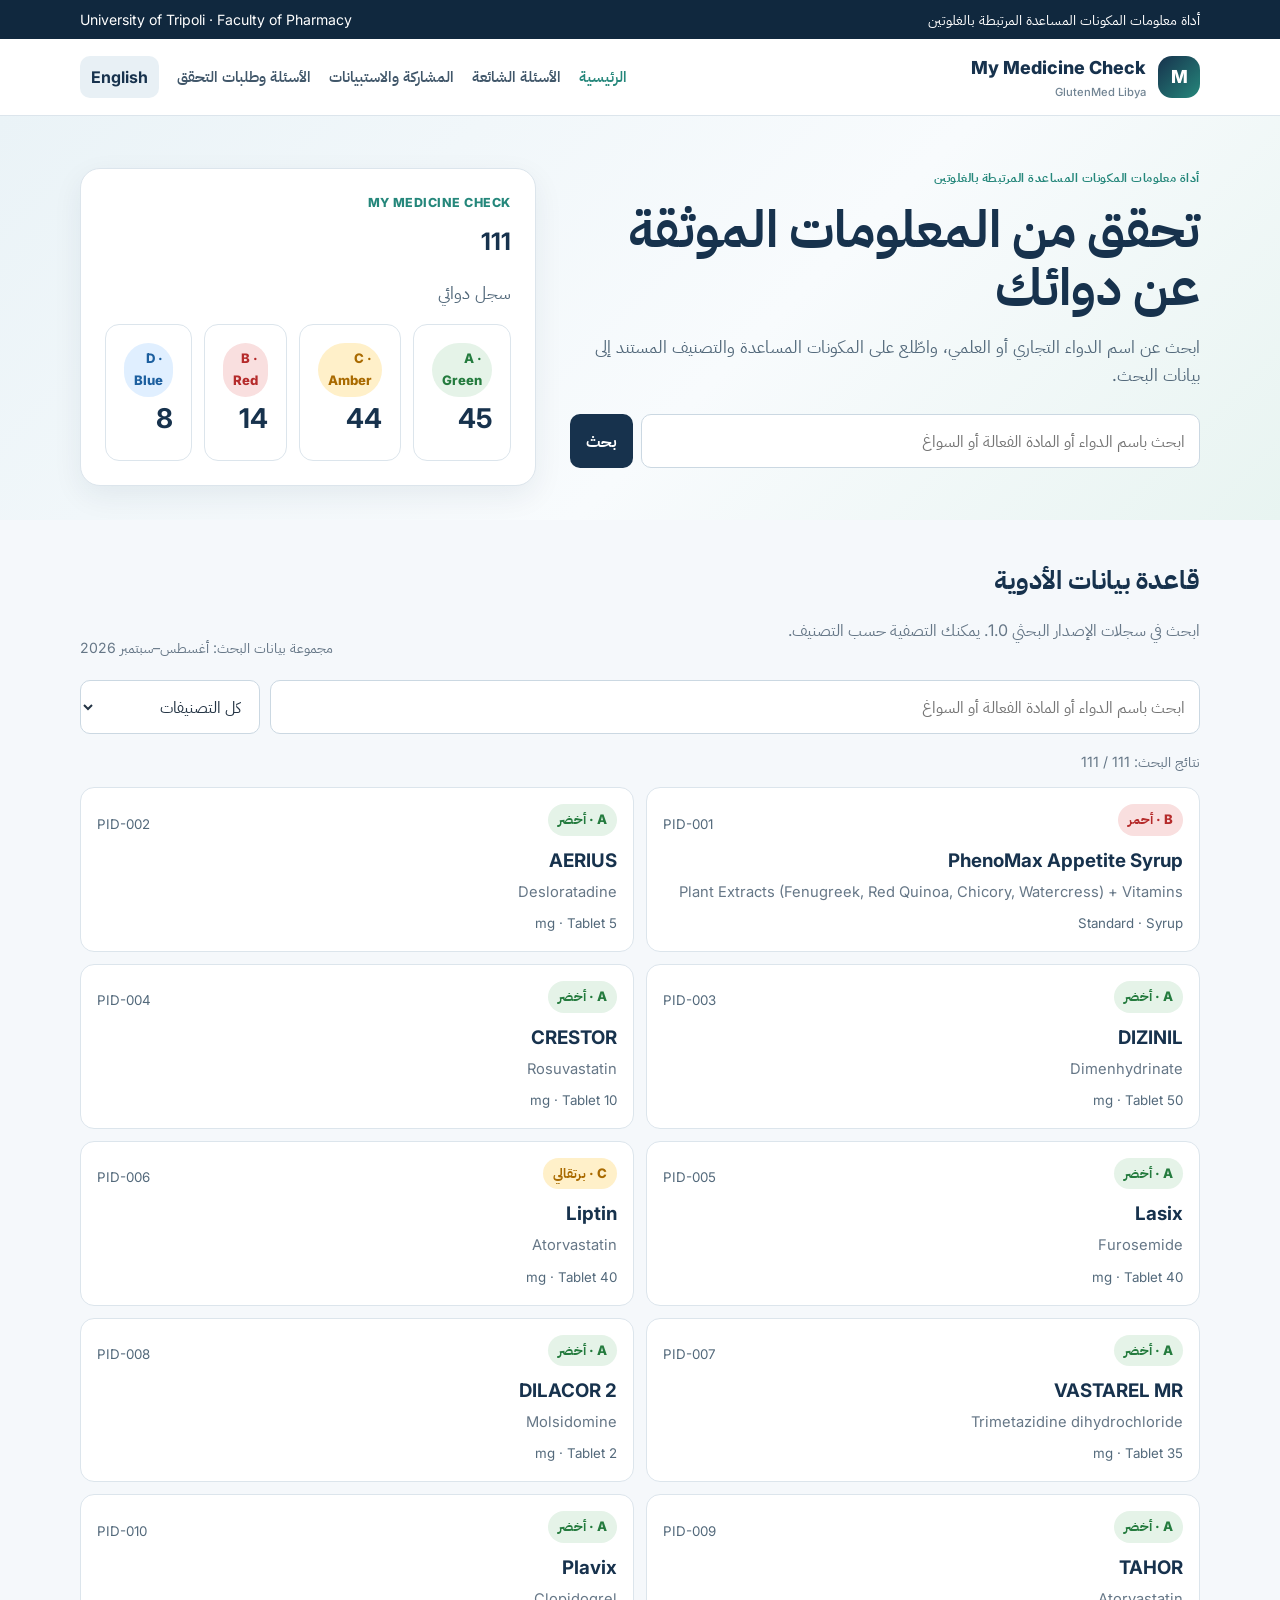
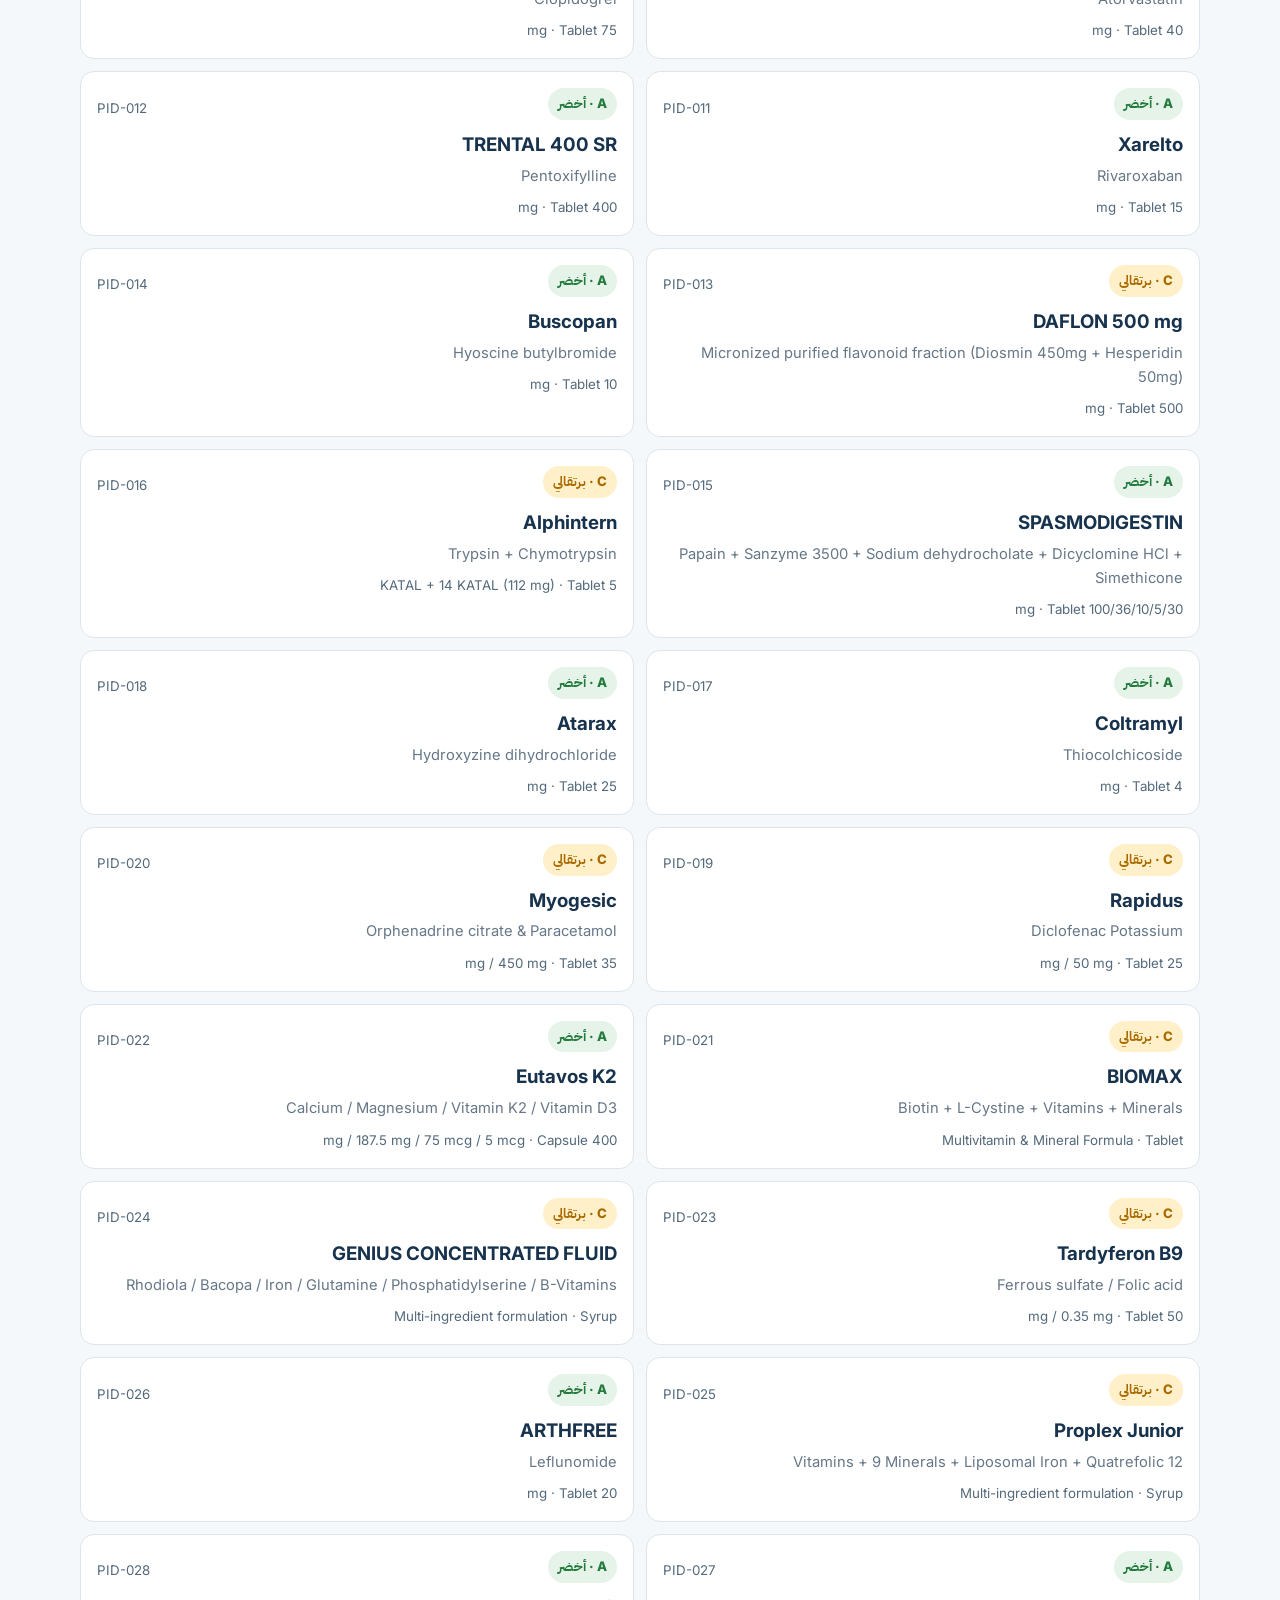
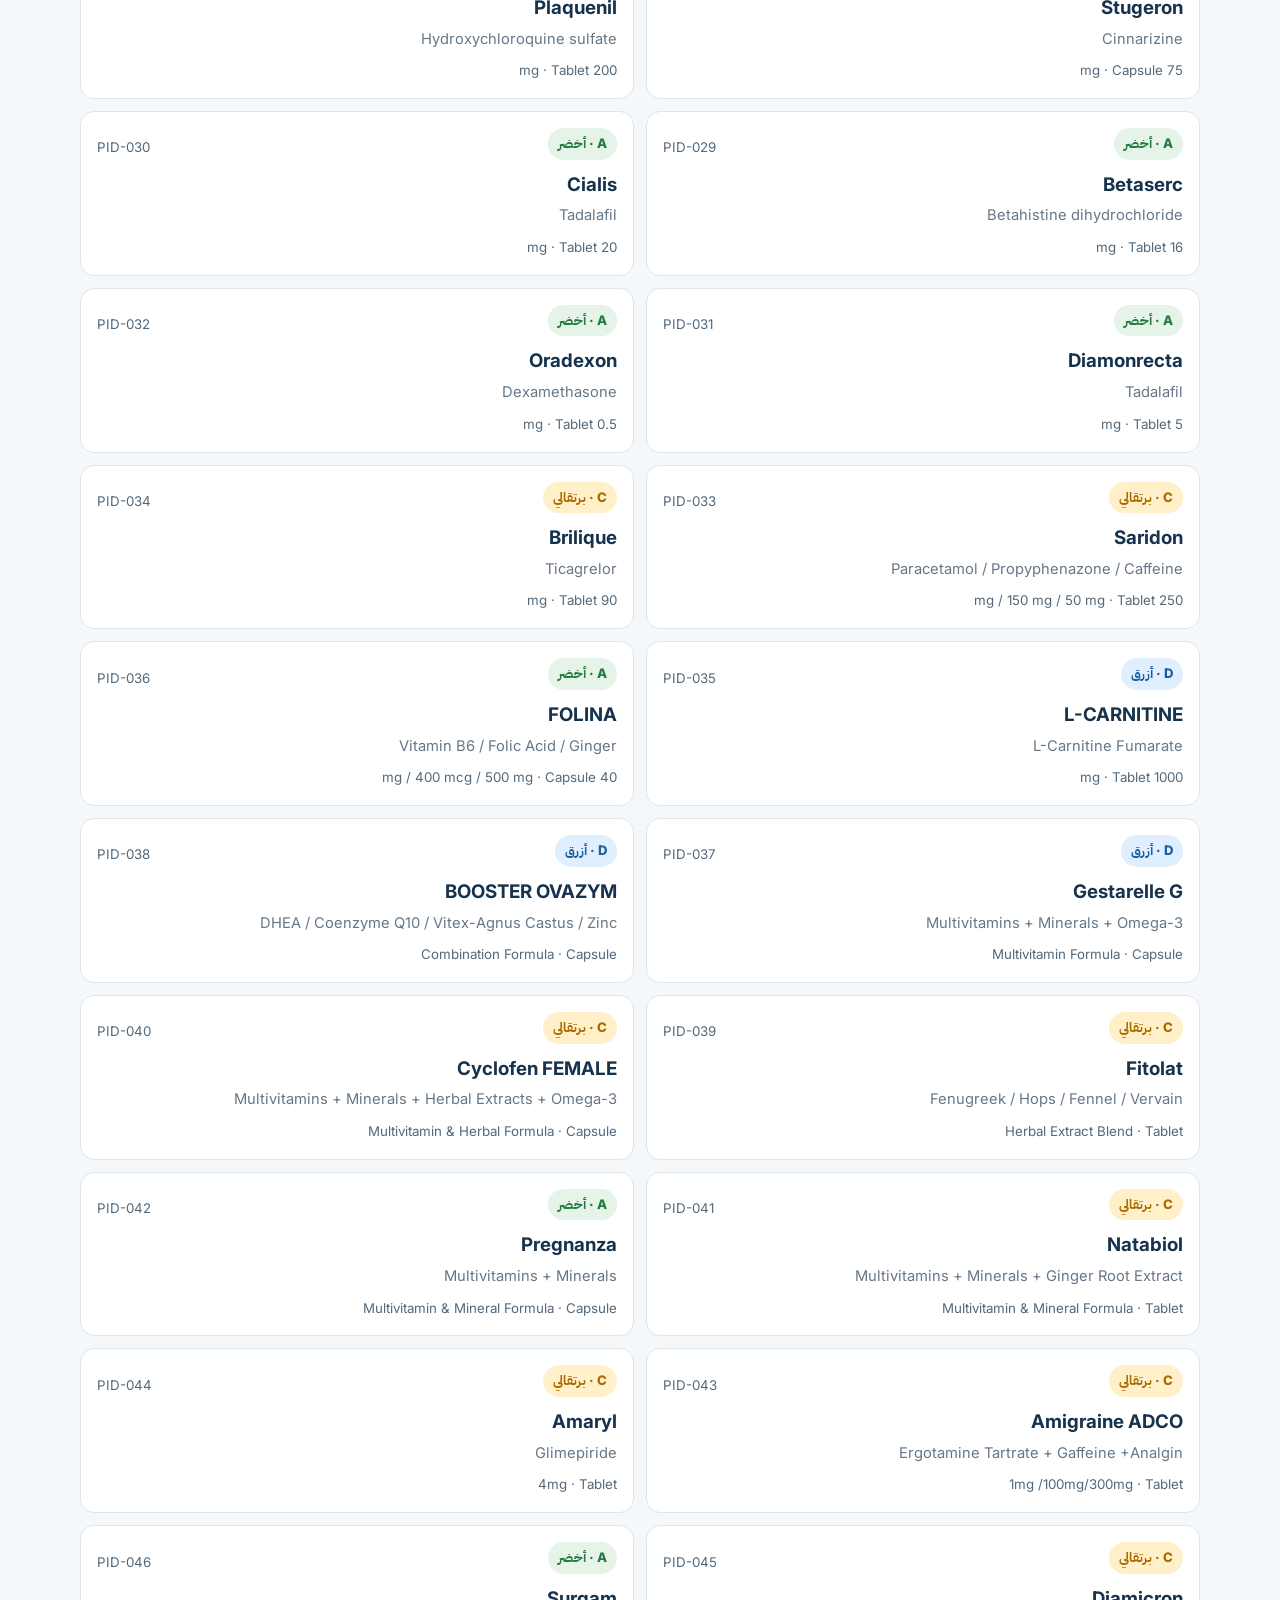
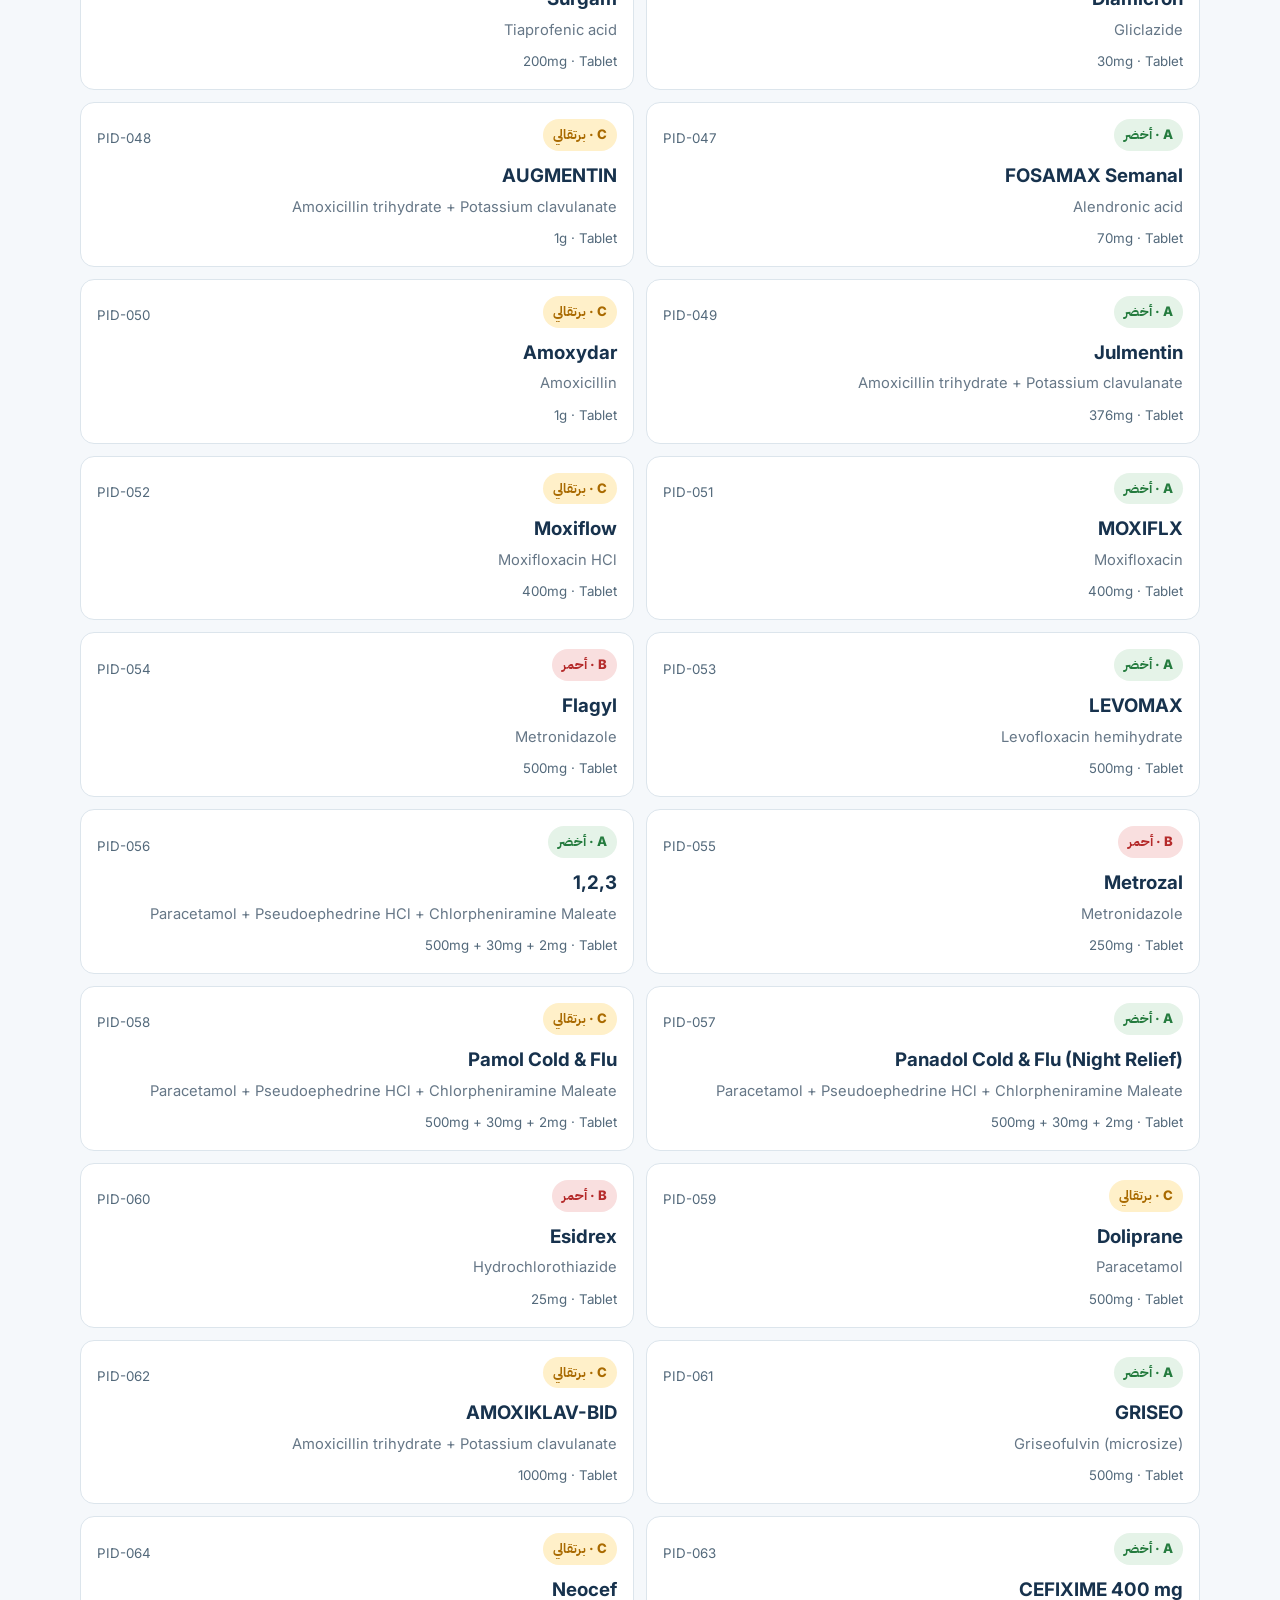
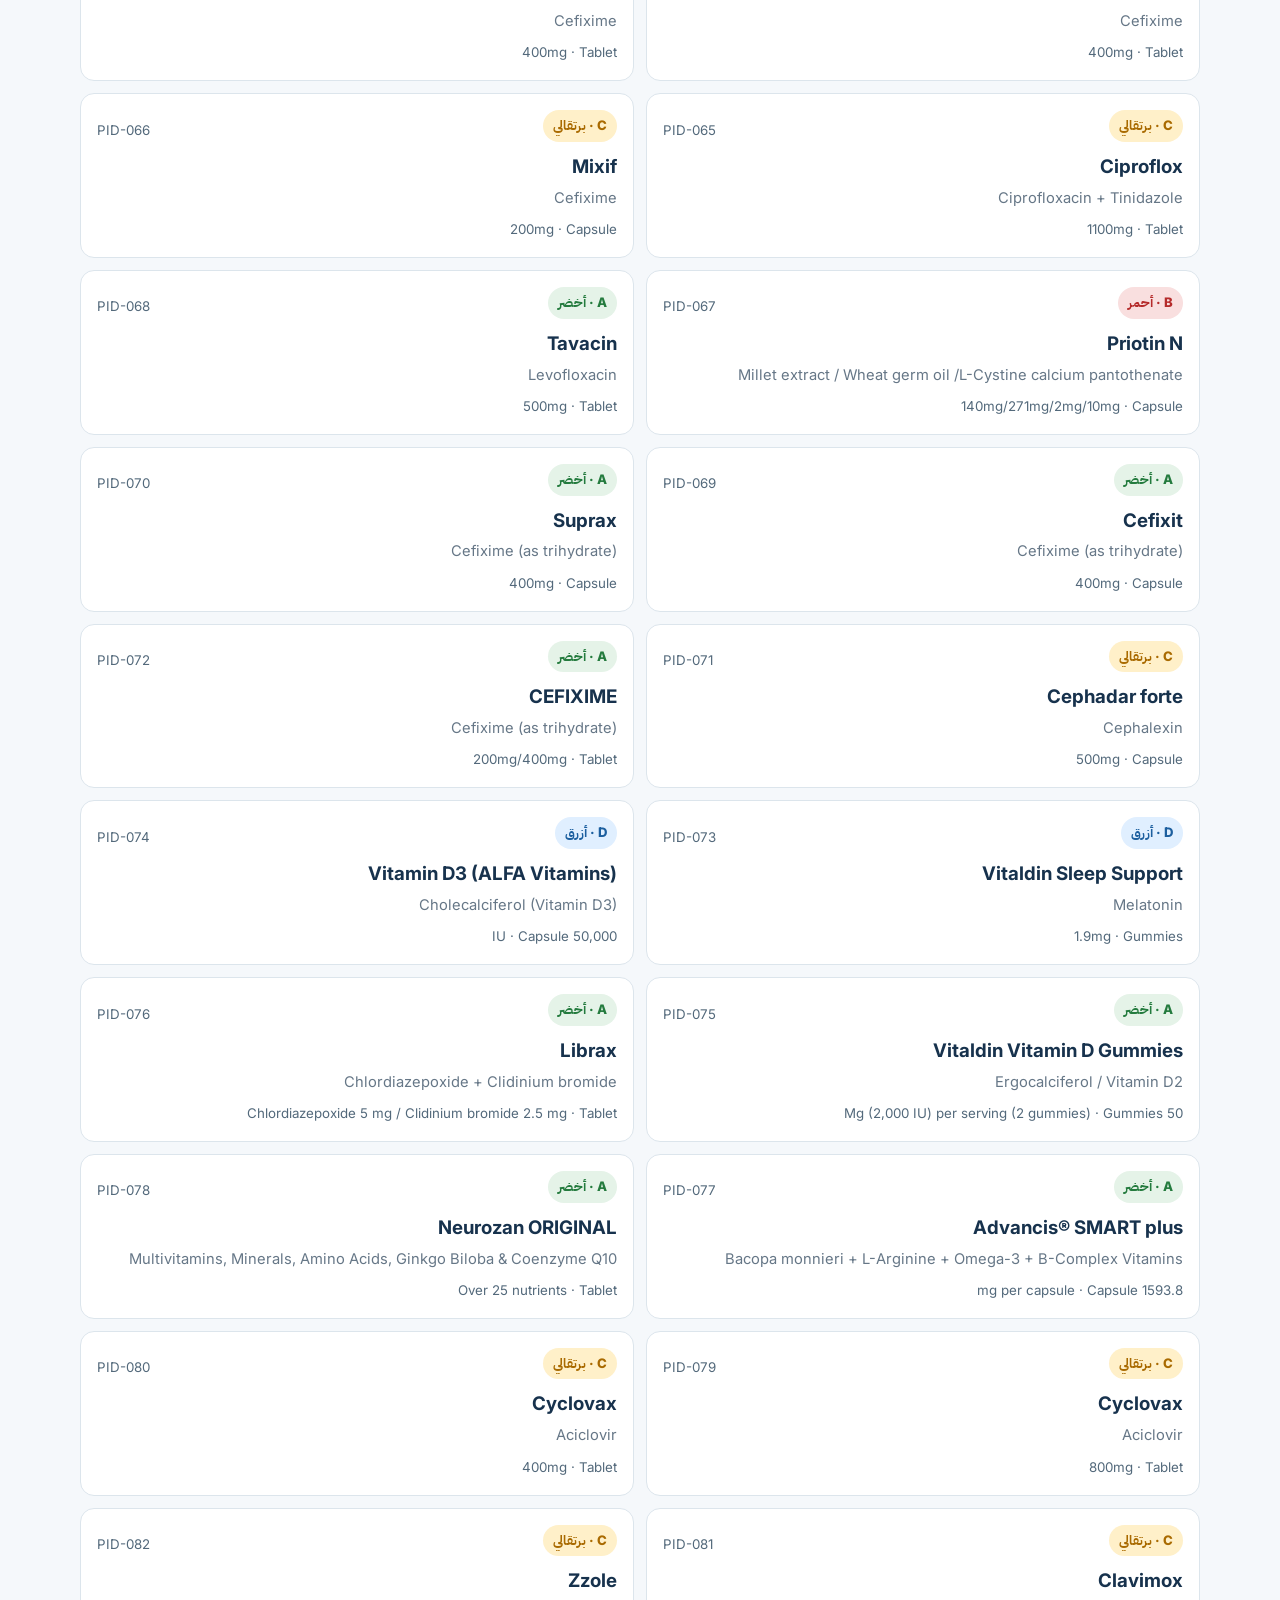
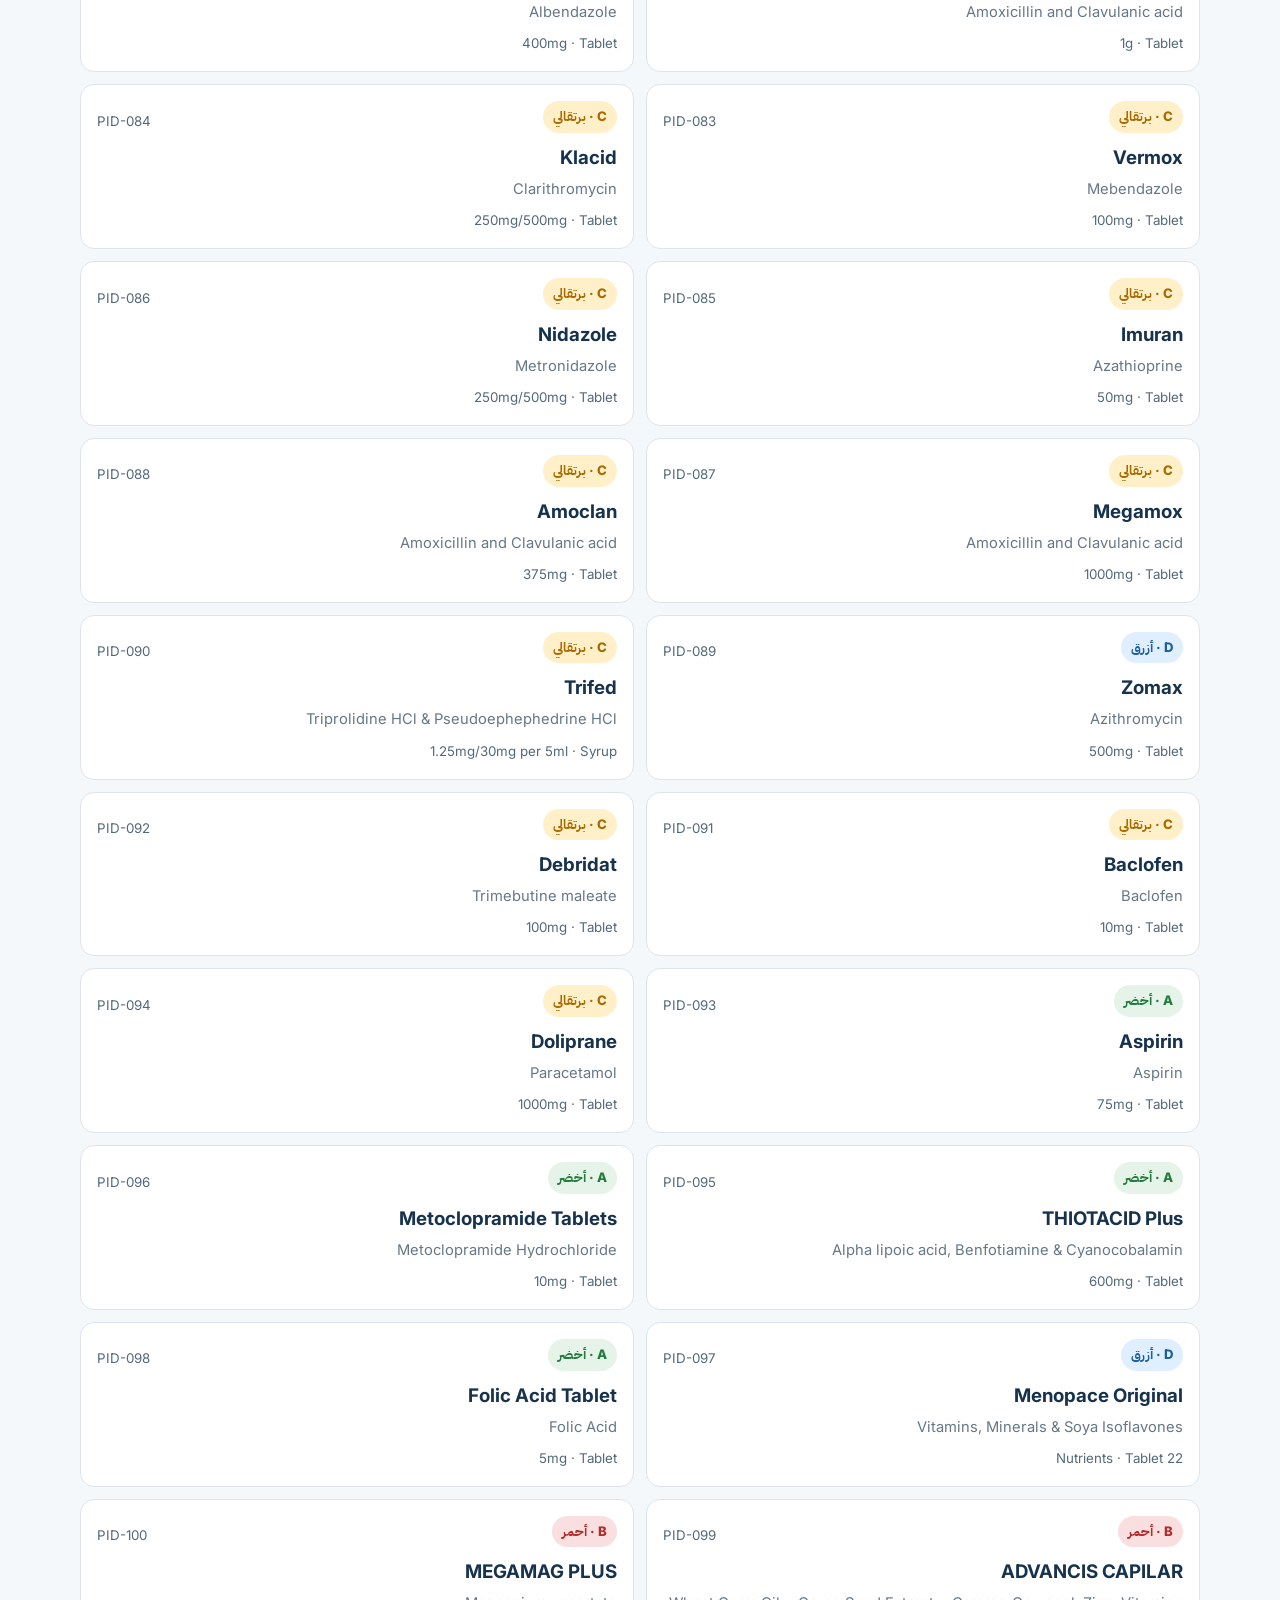
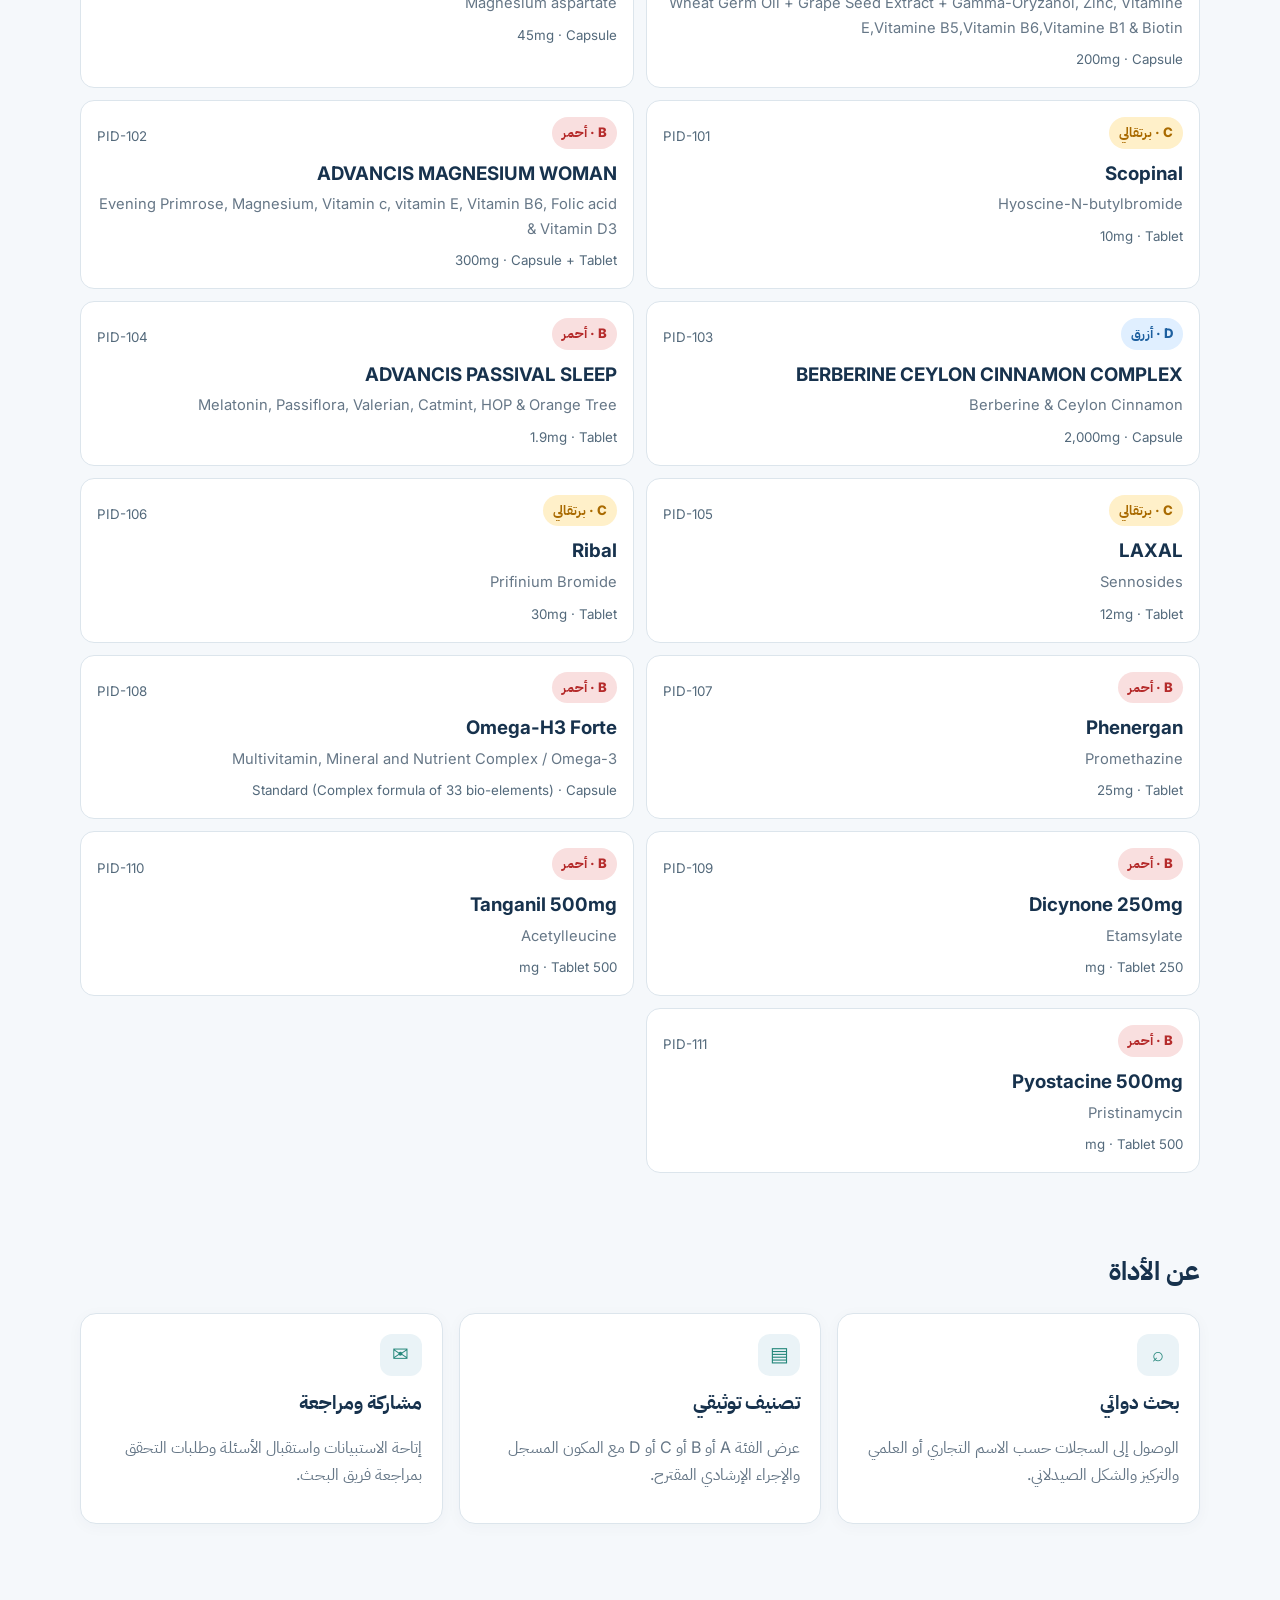
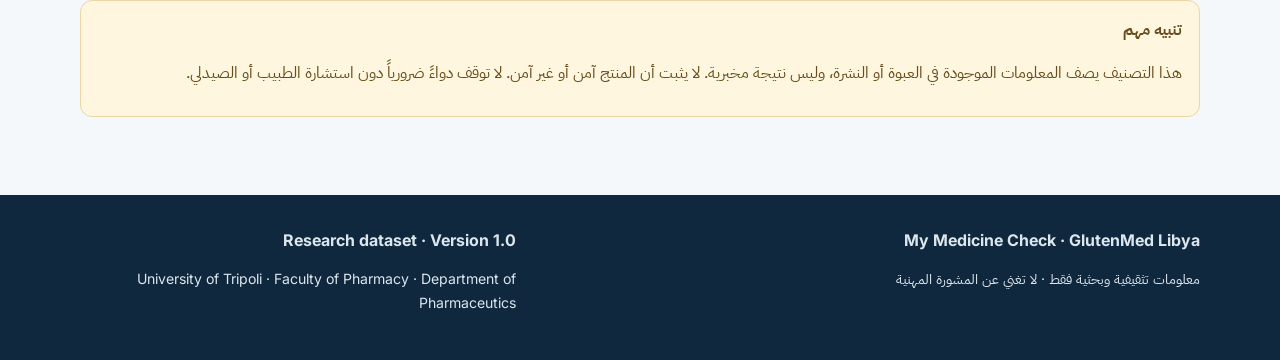
<file: index.html>
<!doctype html><html lang="ar" dir="rtl"><head><meta charset="utf-8"><meta name="viewport" content="width=device-width,initial-scale=1"><meta name="description" content="Gluten-related excipient medicine information tool"><title>الرئيسية | My Medicine Check</title><link rel="stylesheet" href="assets/styles.css"></head><body><div class="topbar"><div class="wrap"><span data-t="tag">أداة معلومات المكونات المساعدة المرتبطة بالغلوتين</span><span>University of Tripoli · Faculty of Pharmacy</span></div></div><header class="nav"><div class="wrap navinner"><a class="brand" href="index.html"><span class="brandmark">M</span><span>My Medicine Check<small style="display:block;font-size:.7rem;color:#718493;font-weight:500">GlutenMed Libya</small></span></a><nav class="links"><a href="index.html" data-t="home">الرئيسية</a><a href="faq.html" data-t="faq">الأسئلة الشائعة</a><a href="participate.html" data-t="participate">المشاركة والاستبيانات</a><a href="submit.html" data-t="submit">الأسئلة وطلبات التحقق</a><button class="secondary lang" id="langBtn" data-lang-label>English</button></nav></div></header><main><section class="hero"><div class="wrap hero-grid"><div><div class="eyebrow" data-t="tag">أداة معلومات المكونات المساعدة المرتبطة بالغلوتين</div><h1 data-t="hero">تحقق من المعلومات الموثقة عن دوائك</h1><p data-t="intro">ابحث عن اسم الدواء التجاري أو العلمي، واطّلع على المكونات المساعدة والتصنيف المستند إلى بيانات البحث.</p><div class="searchbox"><input class="input" id="searchInput" data-ph="search" placeholder="ابحث باسم الدواء أو المادة الفعالة أو السواغ"><button id="searchBtn" data-t="find">بحث</button></div><p class="small muted" id="searchStatus"></p></div><div class="hero-card"><div class="eyebrow">MY MEDICINE CHECK</div><h2 style="color:var(--navy);margin:8px 0">111</h2><p class="muted" data-t="count">سجل دوائي</p><div class="stats"><div class="stat"><span class="pill A">A · Green</span><strong>45</strong></div><div class="stat"><span class="pill C">C · Amber</span><strong>44</strong></div><div class="stat"><span class="pill B">B · Red</span><strong>14</strong></div><div class="stat"><span class="pill D">D · Blue</span><strong>8</strong></div></div></div></div></section><section class="section"><div class="wrap"><div class="sectionhead"><div><h2 data-t="browse">قاعدة بيانات الأدوية</h2><p class="muted" data-t="browseText">ابحث في سجلات الإصدار البحثي 1.0.</p></div><span class="muted small" data-t="updated">مجموعة بيانات البحث: أغسطس–سبتمبر 2026</span></div><div class="toolbar"><input class="input" id="dbSearch" data-ph="search" placeholder="ابحث باسم الدواء أو المادة الفعالة أو السواغ"><select id="categoryFilter"><option value="all" data-t="all">كل التصنيفات</option><option value="A">A · Green / أخضر</option><option value="C">C · Amber / برتقالي</option><option value="B">B · Red / أحمر</option><option value="D">D · Blue / أزرق</option></select></div><div id="resultCount" class="small muted"></div><div id="medicineResults" class="results" style="margin-top:14px"><div class="empty">Loading…</div></div></div></section><section class="section"><div class="wrap"><div class="sectionhead"><h2 data-t="about">عن الأداة</h2></div><div class="grid"><article class="card"><div class="iconbox">⌕</div><h3 data-t="searchCardTitle">بحث دوائي</h3><p class="muted" data-t="searchCardText">الوصول إلى السجلات حسب الاسم التجاري أو العلمي والتركيز والشكل الصيدلاني.</p></article><article class="card"><div class="iconbox">▤</div><h3 data-t="categoryCardTitle">تصنيف توثيقي</h3><p class="muted" data-t="categoryCardText">عرض الفئة A أو B أو C أو D مع المكون المسجل والإجراء الإرشادي المقترح.</p></article><article class="card"><div class="iconbox">✉</div><h3 data-t="reviewCardTitle">مشاركة ومراجعة</h3><p class="muted" data-t="reviewCardText">إتاحة الاستبيانات واستقبال الأسئلة وطلبات التحقق بمراجعة فريق البحث.</p></article></div></div></section><section class="section"><div class="wrap notice"><strong data-t="warning">تنبيه مهم</strong><p data-t="warningText">هذا التصنيف يصف المعلومات الموجودة في العبوة أو النشرة، وليس نتيجة مخبرية. لا يثبت أن المنتج آمن أو غير آمن.</p></div></section></main><div class="modal" id="detailModal" aria-hidden="true"><div class="modalbox"><div class="modalhead"><h2 id="detailTitle"></h2><button class="close" id="closeModal">✕</button></div><div id="detailBody"></div></div></div><footer class="footer"><div class="wrap footergrid"><div><strong>My Medicine Check · GlutenMed Libya</strong><p class="small" data-t="footer">معلومات تثقيفية وبحثية فقط · لا تغني عن المشورة المهنية</p></div><div><strong>Research dataset · Version 1.0</strong><p class="small">University of Tripoli · Faculty of Pharmacy · Department of Pharmaceutics</p></div></div></footer><script src="config.js"></script><script src="assets/app.js"></script><script>
let allMedicines=[];function renderMedicines(){const q=($('#dbSearch').value||$('#searchInput').value||'').trim().toLowerCase();const cat=$('#categoryFilter').value;const found=allMedicines.filter(m=>(cat==='all'||m.category===cat)&&[m.brand,m.generic,m.strength,m.form,m.excipientWording,m.manufacturer,m.country].join(' ').toLowerCase().includes(q));$('#resultCount').textContent=`${t('results')}: ${found.length} / ${allMedicines.length}`;$('#medicineResults').innerHTML=found.length?found.map(m=>`<article class="med" data-id="${esc(m.id)}" tabindex="0"><div class="medtop"><span class="pill ${esc(m.category)}">${t(m.category)}</span><small>${esc(m.id)}</small></div><h3>${esc(m.brand)}</h3><p>${esc(m.generic)}</p><small>${esc(m.strength)} · ${esc(m.form)}</small></article>`).join(''):`<div class="empty">${t('notfound')}</div>`;document.querySelectorAll('.med').forEach(el=>{el.addEventListener('click',()=>openMedicine(el.dataset.id));el.addEventListener('keydown',e=>{if(e.key==='Enter')openMedicine(el.dataset.id)})})}
function openMedicine(id){const m=allMedicines.find(x=>String(x.id)===String(id));if(!m)return;$('#detailTitle').textContent=m.brand;$('#detailBody').innerHTML=`<span class="pill ${esc(m.category)}">${t(m.category)}</span><div class="formgrid" style="margin-top:18px"><div><b>${t('generic')}</b><p>${esc(m.generic)}</p></div><div><b>${t('strength')}</b><p>${esc(m.strength)} · ${esc(m.form)}</p></div><div><b>${t('manufacturer')}</b><p>${esc(m.manufacturer)}</p></div><div><b>${t('country')}</b><p>${esc(m.country)}</p></div><div><b>${t('type')}</b><p>${esc(m.productType)}</p></div><div><b>${t('therapeutic')}</b><p>${esc(m.therapeuticCategory)}</p></div><div class="field full"><b>${t('excipient')}</b><p>${esc(m.excipientWording)}</p></div><div><b>${t('complete')}</b><p>${esc(m.completeExcipientList)}</p></div><div><b>${t('source')}</b><p>${esc(m.source)}</p></div><div><b>Excipient source</b><p>${esc(m.specifiedExcipientSource)}</p></div><div class="field full"><b>${t('evidence')}</b><p>${esc(m.evidence)}</p></div></div><div class="bluebox"><b>${t('action')}</b><p>${t(m.category+'text')}</p><p>${categoryAction(m.category)}</p></div><div class="notice" style="margin-top:14px"><b>${t('warning')}</b><p>${t('warningText')}</p></div>`;$('#detailModal').classList.add('show');$('#detailModal').setAttribute('aria-hidden','false')}
function closeModal(){$('#detailModal').classList.remove('show');$('#detailModal').setAttribute('aria-hidden','true')}
document.addEventListener('DOMContentLoaded',async()=>{try{allMedicines=(await getMedicines()).map(normalizeCsv).filter(x=>['A','B','C','D'].includes(x.category));$('#searchInput').addEventListener('input',()=>{$('#dbSearch').value=$('#searchInput').value;renderMedicines()});$('#searchBtn').addEventListener('click',()=>{$('#dbSearch').value=$('#searchInput').value;$('#dbSearch').scrollIntoView({behavior:'smooth',block:'center'});renderMedicines()});$('#dbSearch').addEventListener('input',()=>{$('#searchInput').value=$('#dbSearch').value;renderMedicines()});$('#categoryFilter').addEventListener('change',renderMedicines);$('#closeModal').addEventListener('click',closeModal);$('#detailModal').addEventListener('click',e=>{if(e.target.id==='detailModal')closeModal()});renderMedicines()}catch(e){$('#medicineResults').innerHTML='<div class="empty">Could not load the medicine database. Please refresh or check the published data source.</div>';console.error(e)}});
</script></body></html>
</file>
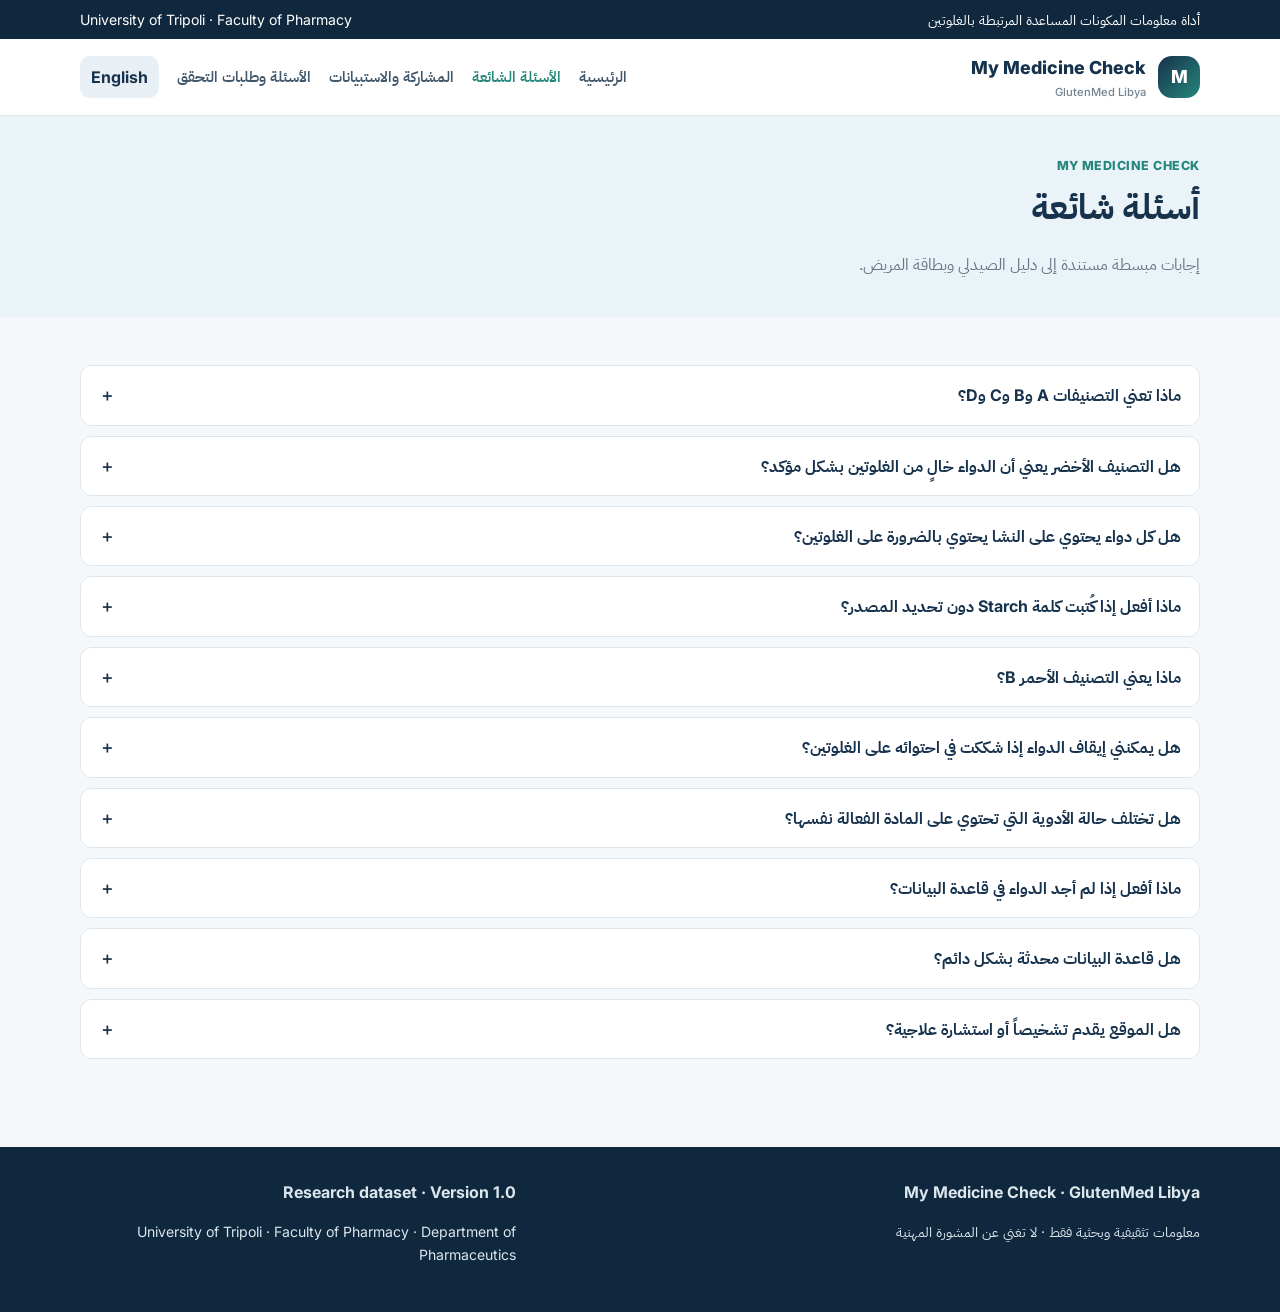
<file: faq.html>
<!doctype html><html lang="ar" dir="rtl"><head><meta charset="utf-8"><meta name="viewport" content="width=device-width,initial-scale=1"><meta name="description" content="Gluten-related excipient medicine information tool"><title>الأسئلة الشائعة | My Medicine Check</title><link rel="stylesheet" href="assets/styles.css"></head><body><div class="topbar"><div class="wrap"><span data-t="tag">أداة معلومات المكونات المساعدة المرتبطة بالغلوتين</span><span>University of Tripoli · Faculty of Pharmacy</span></div></div><header class="nav"><div class="wrap navinner"><a class="brand" href="index.html"><span class="brandmark">M</span><span>My Medicine Check<small style="display:block;font-size:.7rem;color:#718493;font-weight:500">GlutenMed Libya</small></span></a><nav class="links"><a href="index.html" data-t="home">الرئيسية</a><a href="faq.html" data-t="faq">الأسئلة الشائعة</a><a href="participate.html" data-t="participate">المشاركة والاستبيانات</a><a href="submit.html" data-t="submit">الأسئلة وطلبات التحقق</a><button class="secondary lang" id="langBtn" data-lang-label>English</button></nav></div></header><main><section class="pagehead"><div class="wrap"><div class="eyebrow">MY MEDICINE CHECK</div><h1 data-t="faqTitle">الأسئلة الشائعة</h1><p class="muted"><span data-t="faqSub">إجابات مبسطة مستندة إلى دليل الصيدلي وبطاقة المريض.</span></p></div></section><section class="section"><div class="wrap" id="faqList"></div></section></main><footer class="footer"><div class="wrap footergrid"><div><strong>My Medicine Check · GlutenMed Libya</strong><p class="small" data-t="footer">معلومات تثقيفية وبحثية فقط · لا تغني عن المشورة المهنية</p></div><div><strong>Research dataset · Version 1.0</strong><p class="small">University of Tripoli · Faculty of Pharmacy · Department of Pharmaceutics</p></div></div></footer><script src="config.js"></script><script src="assets/app.js"></script><script>const faqItems=[["ماذا تعني التصنيفات A وB وC وD؟", "A (أخضر): قائمة السواغات كاملة ولم يُحدد فيها مكون ذو صلة وفق المعلومات المتاحة. B (أحمر): تم توثيق مكون أو تحذير مرتبط بالقمح أو الغلوتين. C (برتقالي): مصدر المكون غير محدد أو المعلومات غير مكتملة أو الصياغة ملتبسة. D (أزرق): يوجد ادعاء بأن المنتج خالٍ من الغلوتين لكنه غير متحقق منه."], ["هل التصنيف الأخضر يعني أن الدواء خالٍ من الغلوتين بشكل مؤكد؟", "لا. التصنيف يصف ما ورد في قائمة المكونات التي تمت مراجعتها، ولا يمثل تحليلاً مخبرياً ولا يثبت خلو المنتج بشكل مطلق."], ["هل كل دواء يحتوي على النشا يحتوي بالضرورة على الغلوتين؟", "لا يمكن استنتاج ذلك من كلمة Starch وحدها. يجب معرفة مصدر النشا والتحقق من معلومات المنتج. قد يكون مصدره الذرة أو البطاطا أو القمح."], ["ماذا أفعل إذا كُتبت كلمة Starch دون تحديد المصدر؟", "اعتبر المعلومات غير محسومة، واطلب من الصيدلي مراجعة النشرة الكاملة أو التواصل مع الشركة المصنعة. لا تفترض أنه يحتوي أو لا يحتوي على الغلوتين."], ["ماذا يعني التصنيف الأحمر B؟", "يعني أن معلومات العبوة أو النشرة وثقت مكوناً أو تحذيراً مرتبطاً بالقمح أو الغلوتين. ناقش الأمر مع الصيدلي والطبيب أو الواصف لمعرفة الخيارات المناسبة."], ["هل يمكنني إيقاف الدواء إذا شككت في احتوائه على الغلوتين؟", "لا توقف دواءً ضرورياً من تلقاء نفسك. تحدث مع الطبيب أو الصيدلي قبل أي تغيير."], ["هل تختلف حالة الأدوية التي تحتوي على المادة الفعالة نفسها؟", "نعم. قد تختلف السواغات والتصنيفات بين العلامات التجارية أو الأشكال والتركيزات المختلفة. افحص المنتج المحدد ولا تعتمد على المادة الفعالة وحدها."], ["ماذا أفعل إذا لم أجد الدواء في قاعدة البيانات؟", "راجع النشرة والعبوة، واطلب من الصيدلي التواصل مع الشركة المصنعة، ويمكنك إرسال طلب تحقق عبر صفحة الأسئلة وطلبات التحقق."], ["هل قاعدة البيانات محدثة بشكل دائم؟", "الإصدار البحثي المعروض هو الإصدار 1.0، ويستند إلى بيانات جُمعت في طرابلس خلال أغسطس وسبتمبر 2026. يوصي الدليل بإعادة التحقق كل 6–12 شهراً وعند ظهور عبوة أو شكل جديد."], ["هل الموقع يقدم تشخيصاً أو استشارة علاجية؟", "لا. هو أداة معلومات بحثية وتوثيقية لمساعدة المرضى والصيادلة على مراجعة المعلومات المنشورة عن السواغات، ولا يحل محل المشورة المهنية."]];function renderFaq(){const isAr=lang==='ar';document.getElementById("faqList").innerHTML=faqItems.map(([q,a])=>`<article class="faqitem"><button class="faq-q" aria-expanded="false"><span>${esc(isAr?q:faqEn[q]||q)}</span><span>＋</span></button><div class="faq-a">${esc(isAr?a:faqAnsEn[a]||a)}</div></article>`).join('');document.querySelectorAll(".faq-q").forEach(b=>b.addEventListener("click",()=>{const p=b.closest(".faqitem");p.classList.toggle("open");b.setAttribute("aria-expanded",p.classList.contains("open"))}))}const faqAnsEn={"A (أخضر): قائمة السواغات كاملة ولم يُحدد فيها مكون ذو صلة وفق المعلومات المتاحة. B (أحمر): تم توثيق مكون أو تحذير مرتبط بالقمح أو الغلوتين. C (برتقالي): مصدر المكون غير محدد أو المعلومات غير مكتملة أو الصياغة ملتبسة. D (أزرق): يوجد ادعاء بأن المنتج خالٍ من الغلوتين لكنه غير متحقق منه.":"A (Green): a complete excipient list with no relevant ingredient identified in the available documentation. B (Red): a wheat- or gluten-related ingredient or warning is documented. C (Amber): the ingredient source is not stated, information is incomplete, or wording is ambiguous. D (Blue): a gluten-free claim is documented but not verified.","لا. التصنيف يصف ما ورد في قائمة المكونات التي تمت مراجعتها، ولا يمثل تحليلاً مخبرياً ولا يثبت خلو المنتج بشكل مطلق.":"No. The category describes the ingredient list reviewed. It is not a laboratory test and does not prove that the product is completely gluten-free.","لا يمكن استنتاج ذلك من كلمة Starch وحدها. يجب معرفة مصدر النشا والتحقق من معلومات المنتج. قد يكون مصدره الذرة أو البطاطا أو القمح.":"No. The word Starch alone does not identify its plant source. Check the product information; starch may come from maize, potato, wheat, or another source.","اعتبر المعلومات غير محسومة، واطلب من الصيدلي مراجعة النشرة الكاملة أو التواصل مع الشركة المصنعة. لا تفترض أنه يحتوي أو لا يحتوي على الغلوتين.":"Treat the information as unresolved. Ask a pharmacist to review the full leaflet or contact the manufacturer. Do not assume that it does or does not contain gluten.","يعني أن معلومات العبوة أو النشرة وثقت مكوناً أو تحذيراً مرتبطاً بالقمح أو الغلوتين. ناقش الأمر مع الصيدلي والطبيب أو الواصف لمعرفة الخيارات المناسبة.":"It means the package or leaflet documents a wheat- or gluten-related ingredient or warning. Discuss suitable options with a pharmacist and prescriber.","لا توقف دواءً ضرورياً من تلقاء نفسك. تحدث مع الطبيب أو الصيدلي قبل أي تغيير.":"Do not stop essential medicine on your own. Speak to a doctor or pharmacist before making any change.","نعم. قد تختلف السواغات والتصنيفات بين العلامات التجارية أو الأشكال والتركيزات المختلفة. افحص المنتج المحدد ولا تعتمد على المادة الفعالة وحدها.":"Yes. Excipients and categories can differ between brands, strengths, and dosage forms. Check the exact product rather than relying on the active ingredient alone.","راجع النشرة والعبوة، واطلب من الصيدلي التواصل مع الشركة المصنعة، ويمكنك إرسال طلب تحقق عبر صفحة الأسئلة وطلبات التحقق.":"Check the package and leaflet, ask a pharmacist to contact the manufacturer, and submit a verification request through the Questions & Verification page.","الإصدار البحثي المعروض هو الإصدار 1.0، ويستند إلى بيانات جُمعت في طرابلس خلال أغسطس وسبتمبر 2026. يوصي الدليل بإعادة التحقق كل 6–12 شهراً وعند ظهور عبوة أو شكل جديد.":"The displayed research dataset is version 1.0, based on data collected in Tripoli in August–September 2026. The guide recommends rechecking every 6–12 months and whenever a new presentation is dispensed.","لا. هو أداة معلومات بحثية وتوثيقية لمساعدة المرضى والصيادلة على مراجعة المعلومات المنشورة عن السواغات، ولا يحل محل المشورة المهنية.":"No. It is a research and documentary information tool to help patients and pharmacists review published excipient information. It does not replace professional advice."};const faqEn={"ماذا تعني التصنيفات A وB وC وD؟":"What do categories A, B, C and D mean?","هل التصنيف الأخضر يعني أن الدواء خالٍ من الغلوتين بشكل مؤكد؟":"Does Green mean the medicine is confirmed gluten-free?","هل كل دواء يحتوي على النشا يحتوي بالضرورة على الغلوتين؟":"Does every medicine containing starch necessarily contain gluten?","ماذا أفعل إذا كُتبت كلمة Starch دون تحديد المصدر؟":"What if the leaflet says Starch without specifying its source?","ماذا يعني التصنيف الأحمر B؟":"What does Red category B mean?","هل يمكنني إيقاف الدواء إذا شككت في احتوائه على الغلوتين؟":"Can I stop the medicine if I suspect it contains gluten?","هل تختلف حالة الأدوية التي تحتوي على المادة الفعالة نفسها؟":"Can products with the same active ingredient have different categories?","ماذا أفعل إذا لم أجد الدواء في قاعدة البيانات؟":"What if I cannot find the medicine in the database?","هل قاعدة البيانات محدثة بشكل دائم؟":"Is the database continuously updated?","هل الموقع يقدم تشخيصاً أو استشارة علاجية؟":"Does the website provide diagnosis or treatment advice?"};document.addEventListener("DOMContentLoaded",renderFaq);</script></body></html>
</file>
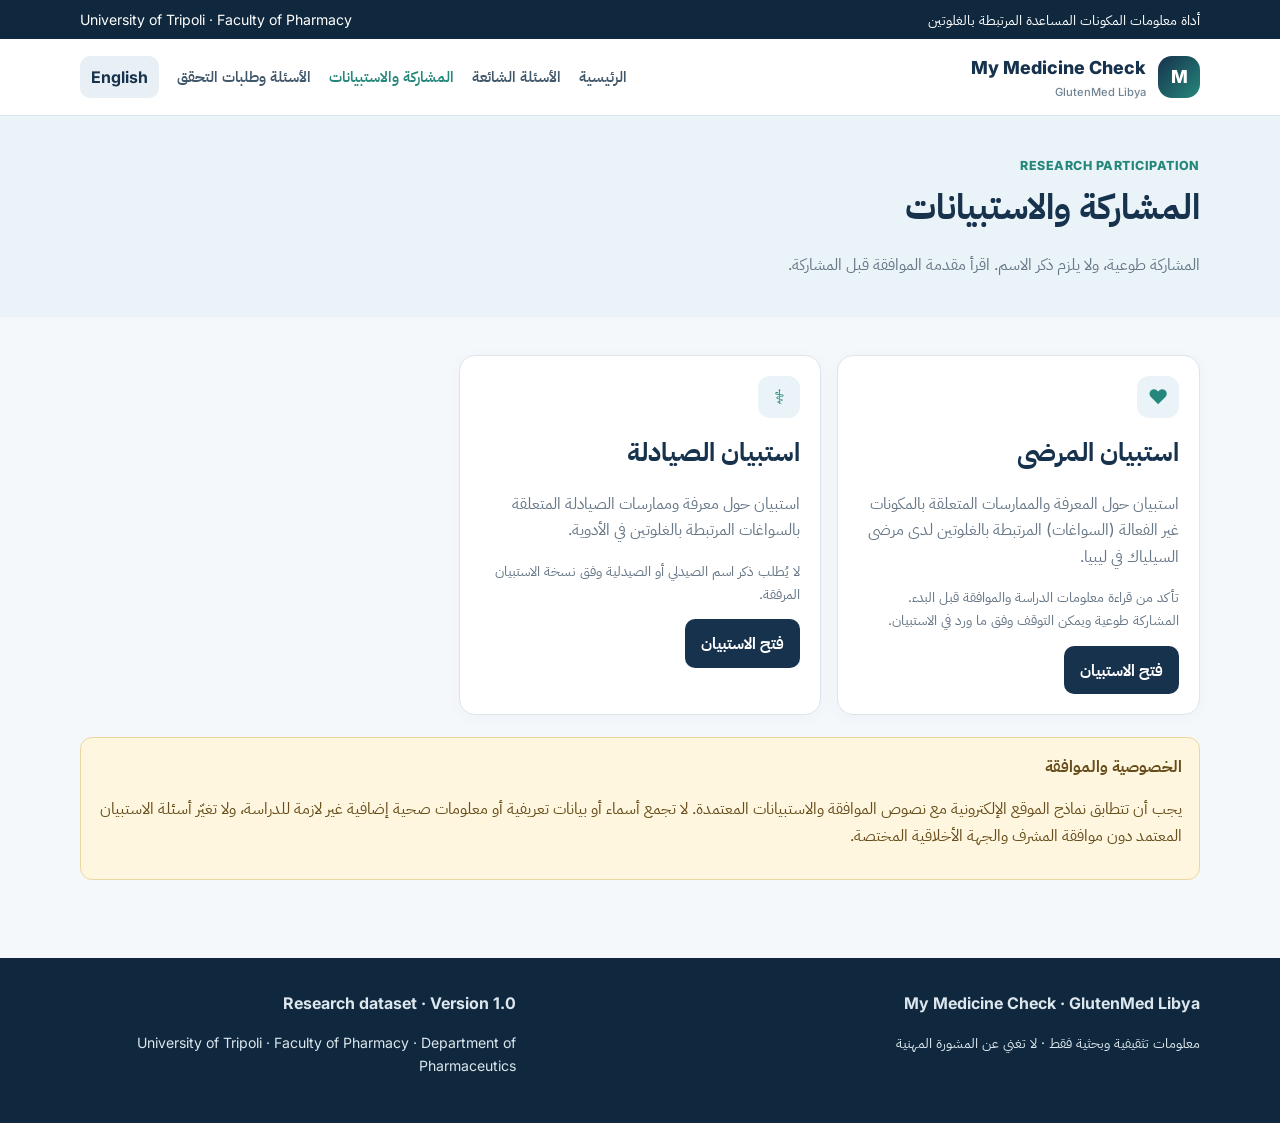
<file: participate.html>
<!doctype html><html lang="ar" dir="rtl"><head><meta charset="utf-8"><meta name="viewport" content="width=device-width,initial-scale=1"><meta name="description" content="Gluten-related excipient medicine information tool"><title>المشاركة والاستبيانات | My Medicine Check</title><link rel="stylesheet" href="assets/styles.css"></head><body><div class="topbar"><div class="wrap"><span data-t="tag">أداة معلومات المكونات المساعدة المرتبطة بالغلوتين</span><span>University of Tripoli · Faculty of Pharmacy</span></div></div><header class="nav"><div class="wrap navinner"><a class="brand" href="index.html"><span class="brandmark">M</span><span>My Medicine Check<small style="display:block;font-size:.7rem;color:#718493;font-weight:500">GlutenMed Libya</small></span></a><nav class="links"><a href="index.html" data-t="home">الرئيسية</a><a href="faq.html" data-t="faq">الأسئلة الشائعة</a><a href="participate.html" data-t="participate">المشاركة والاستبيانات</a><a href="submit.html" data-t="submit">الأسئلة وطلبات التحقق</a><button class="secondary lang" id="langBtn" data-lang-label>English</button></nav></div></header><main><section class="pagehead"><div class="wrap"><div class="eyebrow">RESEARCH PARTICIPATION</div><h1 data-t="participate">المشاركة والاستبيانات</h1><p class="muted" data-t="voluntary">المشاركة طوعية، ولا يلزم ذكر الاسم. اقرأ مقدمة الموافقة قبل المشاركة.</p></div></section><section class="section"><div class="wrap"><div class="grid"><article class="card"><div class="iconbox">♥</div><h2 data-t="surveyP">استبيان المرضى</h2><p class="muted" data-t="patientSurveyDesc">استبيان حول المعرفة والممارسات المتعلقة بالمكونات غير الفعالة (السواغات) المرتبطة بالغلوتين لدى مرضى السيلياك في ليبيا.</p><p class="small muted">تأكد من قراءة معلومات الدراسة والموافقة قبل البدء. المشاركة طوعية ويمكن التوقف وفق ما ورد في الاستبيان.</p><a class="btn" id="patientSurveyLink" href="#" data-t="openForm">فتح الاستبيان</a></article><article class="card"><div class="iconbox">⚕</div><h2 data-t="surveyPh">استبيان الصيادلة</h2><p class="muted" data-t="pharmacistSurveyDesc">استبيان حول معرفة وممارسات الصيادلة المتعلقة بالسواغات المرتبطة بالغلوتين في الأدوية.</p><p class="small muted">لا يُطلب ذكر اسم الصيدلي أو الصيدلية وفق نسخة الاستبيان المرفقة.</p><a class="btn" id="pharmacistSurveyLink" href="#" data-t="openForm">فتح الاستبيان</a></article></div><div class="notice" style="margin-top:22px"><strong>الخصوصية والموافقة</strong><p data-t="consentNote">يجب أن تتطابق نماذج الموقع الإلكترونية مع نصوص الموافقة والاستبيانات المعتمدة. لا تجمع أسماء أو بيانات تعريفية أو معلومات صحية إضافية غير لازمة للدراسة، ولا تغيّر أسئلة الاستبيان المعتمد دون موافقة المشرف والجهة الأخلاقية المختصة.</p></div></div></section></main><footer class="footer"><div class="wrap footergrid"><div><strong>My Medicine Check · GlutenMed Libya</strong><p class="small" data-t="footer">معلومات تثقيفية وبحثية فقط · لا تغني عن المشورة المهنية</p></div><div><strong>Research dataset · Version 1.0</strong><p class="small">University of Tripoli · Faculty of Pharmacy · Department of Pharmaceutics</p></div></div></footer><script src="config.js"></script><script src="assets/app.js"></script></body></html>
</file>
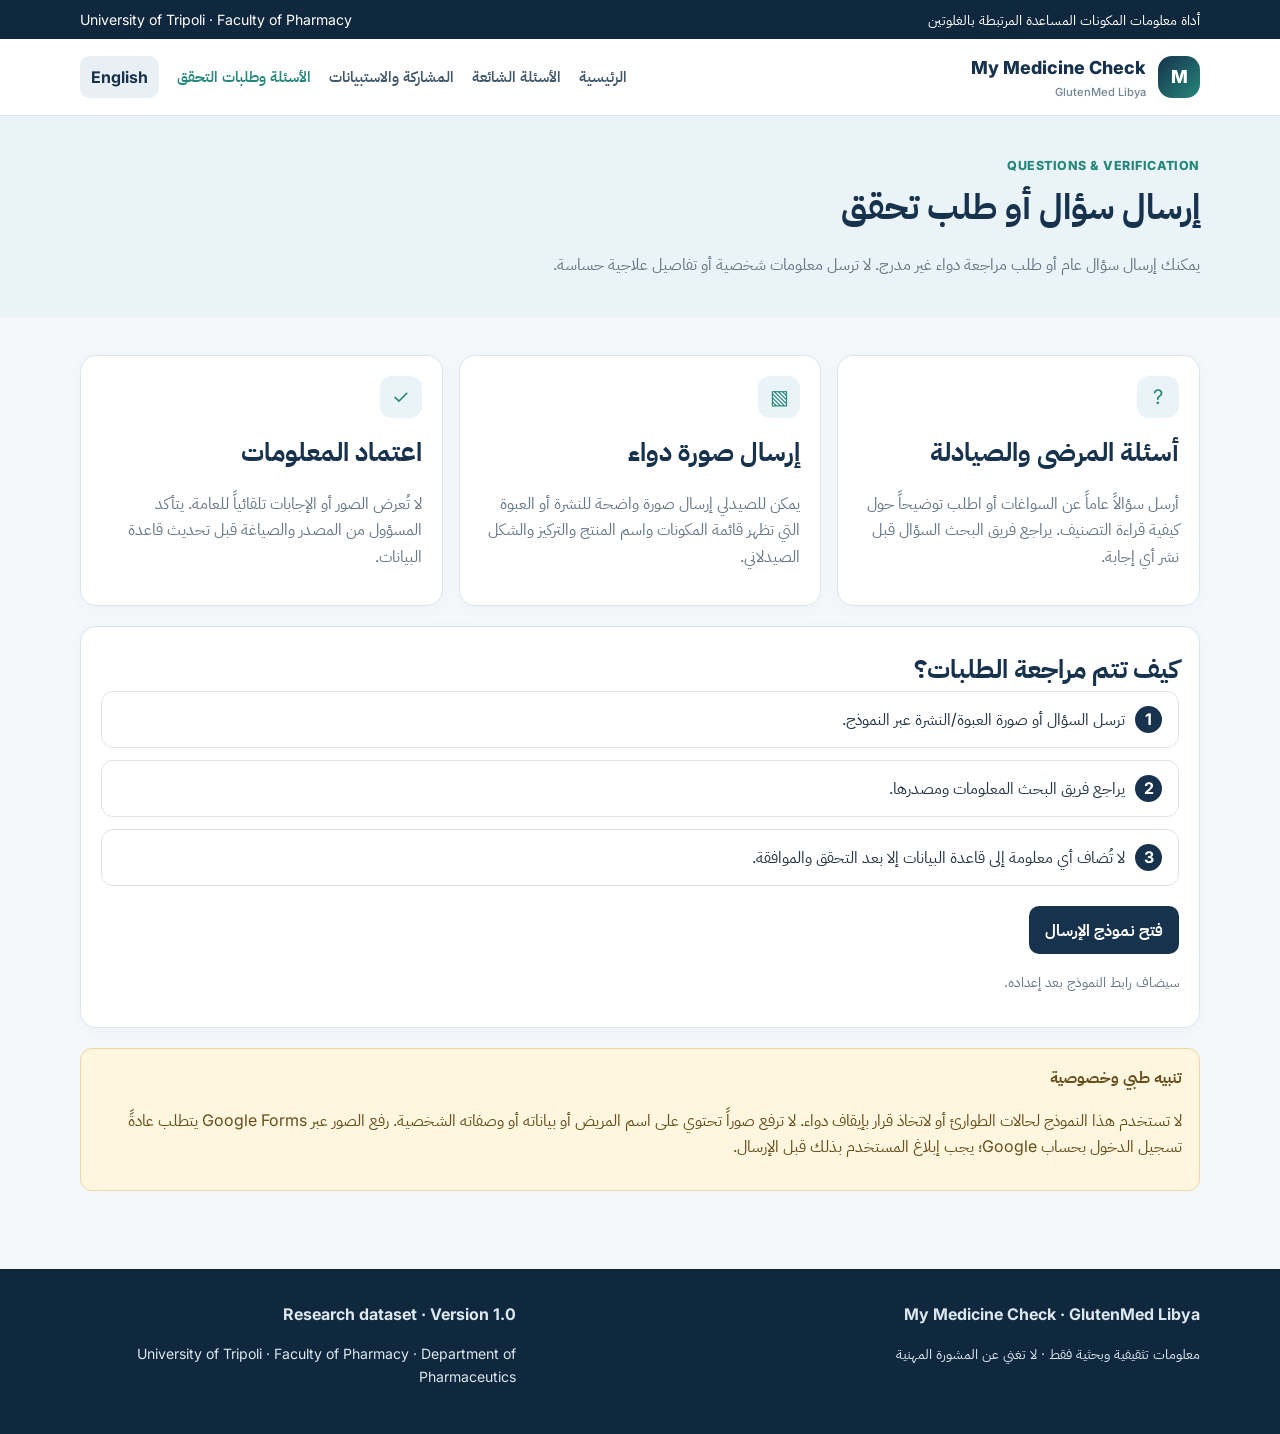
<file: submit.html>
<!doctype html><html lang="ar" dir="rtl"><head><meta charset="utf-8"><meta name="viewport" content="width=device-width,initial-scale=1"><meta name="description" content="Gluten-related excipient medicine information tool"><title>الأسئلة وطلبات التحقق | My Medicine Check</title><link rel="stylesheet" href="assets/styles.css"></head><body><div class="topbar"><div class="wrap"><span data-t="tag">أداة معلومات المكونات المساعدة المرتبطة بالغلوتين</span><span>University of Tripoli · Faculty of Pharmacy</span></div></div><header class="nav"><div class="wrap navinner"><a class="brand" href="index.html"><span class="brandmark">M</span><span>My Medicine Check<small style="display:block;font-size:.7rem;color:#718493;font-weight:500">GlutenMed Libya</small></span></a><nav class="links"><a href="index.html" data-t="home">الرئيسية</a><a href="faq.html" data-t="faq">الأسئلة الشائعة</a><a href="participate.html" data-t="participate">المشاركة والاستبيانات</a><a href="submit.html" data-t="submit">الأسئلة وطلبات التحقق</a><button class="secondary lang" id="langBtn" data-lang-label>English</button></nav></div></header><main><section class="pagehead"><div class="wrap"><div class="eyebrow">QUESTIONS & VERIFICATION</div><h1 data-t="askTitle">إرسال سؤال أو طلب تحقق</h1><p class="muted" data-t="askText">يمكنك إرسال سؤال عام أو طلب مراجعة دواء غير مدرج. لا ترسل معلومات شخصية أو تفاصيل علاجية حساسة.</p></div></section><section class="section"><div class="wrap"><div class="grid"><article class="card"><div class="iconbox">?</div><h2 data-t="patientQuestions">أسئلة المرضى والصيادلة</h2><p class="muted" data-t="patientQuestionsText">أرسل سؤالاً عاماً عن السواغات أو اطلب توضيحاً حول كيفية قراءة التصنيف. يراجع فريق البحث السؤال قبل نشر أي إجابة.</p></article><article class="card"><div class="iconbox">▧</div><h2 data-t="photoTitle">إرسال صورة دواء</h2><p class="muted" data-t="photoText">يمكن للصيدلي إرسال صورة واضحة للنشرة أو العبوة التي تظهر قائمة المكونات واسم المنتج والتركيز والشكل الصيدلاني.</p></article><article class="card"><div class="iconbox">✓</div><h2 data-t="approvalTitle">اعتماد المعلومات</h2><p class="muted" data-t="approvalText">لا تُعرض الصور أو الإجابات تلقائياً للعامة. يتأكد المسؤول من المصدر والصياغة قبل تحديث قاعدة البيانات.</p></article></div><div class="card" style="margin-top:20px"><h2 data-t="workflow">كيف تتم مراجعة الطلبات؟</h2><div class="liststeps"><div data-t="step1">ترسل السؤال أو صورة العبوة/النشرة عبر النموذج.</div><div data-t="step2">يراجع فريق البحث المعلومات ومصدرها.</div><div data-t="step3">لا تُضاف أي معلومة إلى قاعدة البيانات إلا بعد التحقق والموافقة.</div></div><p style="margin-top:20px"><a class="btn" id="questionFormLink" href="#" data-t="openQuestion">فتح نموذج الإرسال</a></p><p class="small muted" data-t="notConfigured">سيضاف رابط النموذج بعد إعداده.</p></div><div class="notice" style="margin-top:20px"><strong data-t="privacyTitle">تنبيه طبي وخصوصية</strong><p data-t="privacyText">لا تستخدم هذا النموذج لحالات الطوارئ أو لاتخاذ قرار بإيقاف دواء. لا ترفع صوراً تحتوي على اسم المريض أو بياناته أو وصفاته الشخصية. رفع الصور عبر Google Forms يتطلب عادةً تسجيل الدخول بحساب Google؛ يجب إبلاغ المستخدم بذلك قبل الإرسال.</p></div></div></section></main><footer class="footer"><div class="wrap footergrid"><div><strong>My Medicine Check · GlutenMed Libya</strong><p class="small" data-t="footer">معلومات تثقيفية وبحثية فقط · لا تغني عن المشورة المهنية</p></div><div><strong>Research dataset · Version 1.0</strong><p class="small">University of Tripoli · Faculty of Pharmacy · Department of Pharmaceutics</p></div></div></footer><script src="config.js"></script><script src="assets/app.js"></script></body></html>
</file>
<file: assets/styles.css>
@import url('https://fonts.googleapis.com/css2?family=IBM+Plex+Sans+Arabic:wght@400;500;600;700&family=Inter:wght@400;500;600;700;800&display=swap');
:root{--navy:#17324d;--blue:#246b91;--teal:#25877b;--ink:#243444;--muted:#667787;--bg:#f5f8fb;--line:#dce5ec;--white:#fff;--green:#247b3e;--greenbg:#e5f3e8;--amber:#a96a00;--amberbg:#fff0c9;--red:#b52b2b;--redbg:#f9dfdf;--info:#1c5f9f;--infobg:#e0efff;--shadow:0 10px 30px rgba(21,48,71,.07)}*{box-sizing:border-box}body{margin:0;background:var(--bg);color:var(--ink);font-family:Inter,'IBM Plex Sans Arabic',sans-serif;line-height:1.65}body[dir=rtl]{font-family:'IBM Plex Sans Arabic',Inter,sans-serif}a{color:var(--blue);text-decoration:none}a:hover{text-decoration:underline}.wrap{width:min(1120px,92%);margin:auto}.topbar{background:#10283e;color:white;font-size:.88rem}.topbar .wrap{display:flex;justify-content:space-between;gap:12px;padding:8px 0}.nav{background:white;border-bottom:1px solid var(--line);position:sticky;top:0;z-index:10}.navinner{display:flex;align-items:center;justify-content:space-between;gap:20px;min-height:76px}.brand{display:flex;align-items:center;gap:12px;color:var(--navy);font-weight:800;font-size:1.12rem}.brandmark{width:42px;height:42px;border-radius:14px;background:linear-gradient(135deg,var(--navy),var(--teal));color:white;display:grid;place-items:center;font-weight:800}.links{display:flex;gap:18px;align-items:center;flex-wrap:wrap}.links a{font-size:.94rem;font-weight:600;color:#41576a}.links a.active{color:var(--teal)}button,.btn{border:0;border-radius:10px;background:var(--navy);color:white;padding:11px 16px;font:inherit;font-weight:700;cursor:pointer;display:inline-flex;align-items:center;justify-content:center;gap:8px}.btn.secondary,button.secondary{background:#e8f0f5;color:var(--navy)}button.outline,.btn.outline{background:white;color:var(--navy);border:1px solid var(--line)}.lang{padding:8px 11px}.hero{padding:52px 0 34px;background:linear-gradient(135deg,#eaf3f7,#f8fbfd 58%,#e8f4f1)}.hero-grid{display:grid;grid-template-columns:1.3fr .7fr;gap:34px;align-items:center}.eyebrow{color:var(--teal);font-weight:800;letter-spacing:.04em;text-transform:uppercase;font-size:.78rem}.hero h1{font-size:clamp(2rem,4vw,3.3rem);line-height:1.14;color:var(--navy);margin:10px 0 16px}.hero p{font-size:1.08rem;color:#53697b;max-width:680px}.hero-card{background:white;border:1px solid var(--line);border-radius:20px;padding:24px;box-shadow:var(--shadow)}.searchbox{display:flex;gap:8px;margin-top:24px}.searchbox input{flex:1;min-width:0}.input,select,textarea{width:100%;padding:13px 14px;border:1px solid #cbd8e2;border-radius:10px;background:white;color:var(--ink);font:inherit}.input:focus,select:focus,textarea:focus{outline:3px solid #d8ebf2;border-color:var(--blue)}.section{padding:38px 0}.sectionhead{display:flex;justify-content:space-between;align-items:end;gap:16px;margin-bottom:20px}.section h2{color:var(--navy);font-size:1.65rem;margin:0}.muted{color:var(--muted)}.grid{display:grid;grid-template-columns:repeat(3,1fr);gap:16px}.card{background:white;border:1px solid var(--line);border-radius:16px;padding:20px;box-shadow:0 3px 15px rgba(21,48,71,.035)}.card h3{margin:0 0 8px;color:var(--navy)}.iconbox{width:42px;height:42px;border-radius:12px;background:#eaf3f7;color:var(--teal);display:grid;place-items:center;font-size:1.25rem;margin-bottom:12px}.stats{display:grid;grid-template-columns:repeat(4,1fr);gap:12px}.stat{background:white;border:1px solid var(--line);border-radius:14px;padding:18px}.stat strong{display:block;font-size:1.7rem;color:var(--navy)}.pill{display:inline-flex;padding:5px 10px;border-radius:999px;font-weight:800;font-size:.82rem}.A{background:var(--greenbg);color:var(--green)}.B{background:var(--redbg);color:var(--red)}.C{background:var(--amberbg);color:var(--amber)}.D{background:var(--infobg);color:var(--info)}.toolbar{display:flex;gap:10px;flex-wrap:wrap;margin:16px 0}.toolbar input{flex:1;min-width:220px}.toolbar select{width:auto;min-width:160px}.results{display:grid;grid-template-columns:repeat(2,1fr);gap:12px}.med{background:white;border:1px solid var(--line);border-radius:14px;padding:16px;cursor:pointer}.med:hover{border-color:#8bb9c7;box-shadow:var(--shadow)}.medtop{display:flex;justify-content:space-between;gap:10px;align-items:center}.med h3{margin:10px 0 3px;color:var(--navy)}.med p{margin:2px 0;color:var(--muted);font-size:.92rem}.med small{display:block;margin-top:9px;color:#53697b}.notice{padding:15px 17px;border-radius:12px;background:#fff6df;border:1px solid #ecd7a3;color:#664d1b}.bluebox{padding:16px;border-radius:12px;background:#edf5fa;border:1px solid #d4e5ef}.pagehead{padding:40px 0 24px;background:#eaf3f7}.pagehead h1{margin:0;color:var(--navy);font-size:2.2rem}.faqitem{background:white;border:1px solid var(--line);border-radius:12px;margin:10px 0;overflow:hidden}.faq-q{width:100%;background:white;color:var(--navy);display:flex;justify-content:space-between;text-align:start;border-radius:0;padding:16px 18px}.faq-a{display:none;padding:0 18px 18px;color:#526779}.faqitem.open .faq-a{display:block}.faqitem.open .faq-q{color:var(--teal)}.formgrid{display:grid;grid-template-columns:1fr 1fr;gap:16px}.field label{display:block;font-weight:700;margin-bottom:6px}.field.full{grid-column:1/-1}.footer{margin-top:40px;background:#10283e;color:#dbe6ed;padding:32px 0}.footergrid{display:grid;grid-template-columns:1.5fr 1fr;gap:30px}.footer a{color:#bfe2e1}.modal{position:fixed;inset:0;background:#0d2236a8;display:none;align-items:center;justify-content:center;padding:18px;z-index:30}.modal.show{display:flex}.modalbox{background:white;border-radius:18px;max-width:680px;width:100%;max-height:90vh;overflow:auto;padding:24px}.modalhead{display:flex;justify-content:space-between;align-items:center;gap:12px}.close{background:#eaf0f4;color:var(--navy);padding:7px 11px}.hidden{display:none!important}.small{font-size:.88rem}.empty{padding:26px;text-align:center;color:var(--muted);background:white;border:1px dashed #c8d5df;border-radius:14px}.liststeps{counter-reset:step;display:grid;gap:12px}.liststeps div{background:white;border:1px solid var(--line);padding:14px 16px;border-radius:12px}.liststeps div:before{counter-increment:step;content:counter(step);display:inline-grid;place-items:center;background:var(--navy);color:white;width:27px;height:27px;border-radius:50%;margin-inline-end:10px;font-weight:700}@media(max-width:800px){.hero-grid{grid-template-columns:1fr}.grid{grid-template-columns:1fr 1fr}.stats{grid-template-columns:repeat(2,1fr)}.links{gap:10px}.navinner{align-items:flex-start;padding:14px 0;flex-direction:column}.results{grid-template-columns:1fr}}@media(max-width:520px){.grid,.formgrid,.footergrid{grid-template-columns:1fr}.field.full{grid-column:auto}.searchbox{flex-direction:column}.sectionhead{align-items:flex-start;flex-direction:column}.topbar .wrap{font-size:.76rem}}
</file>
